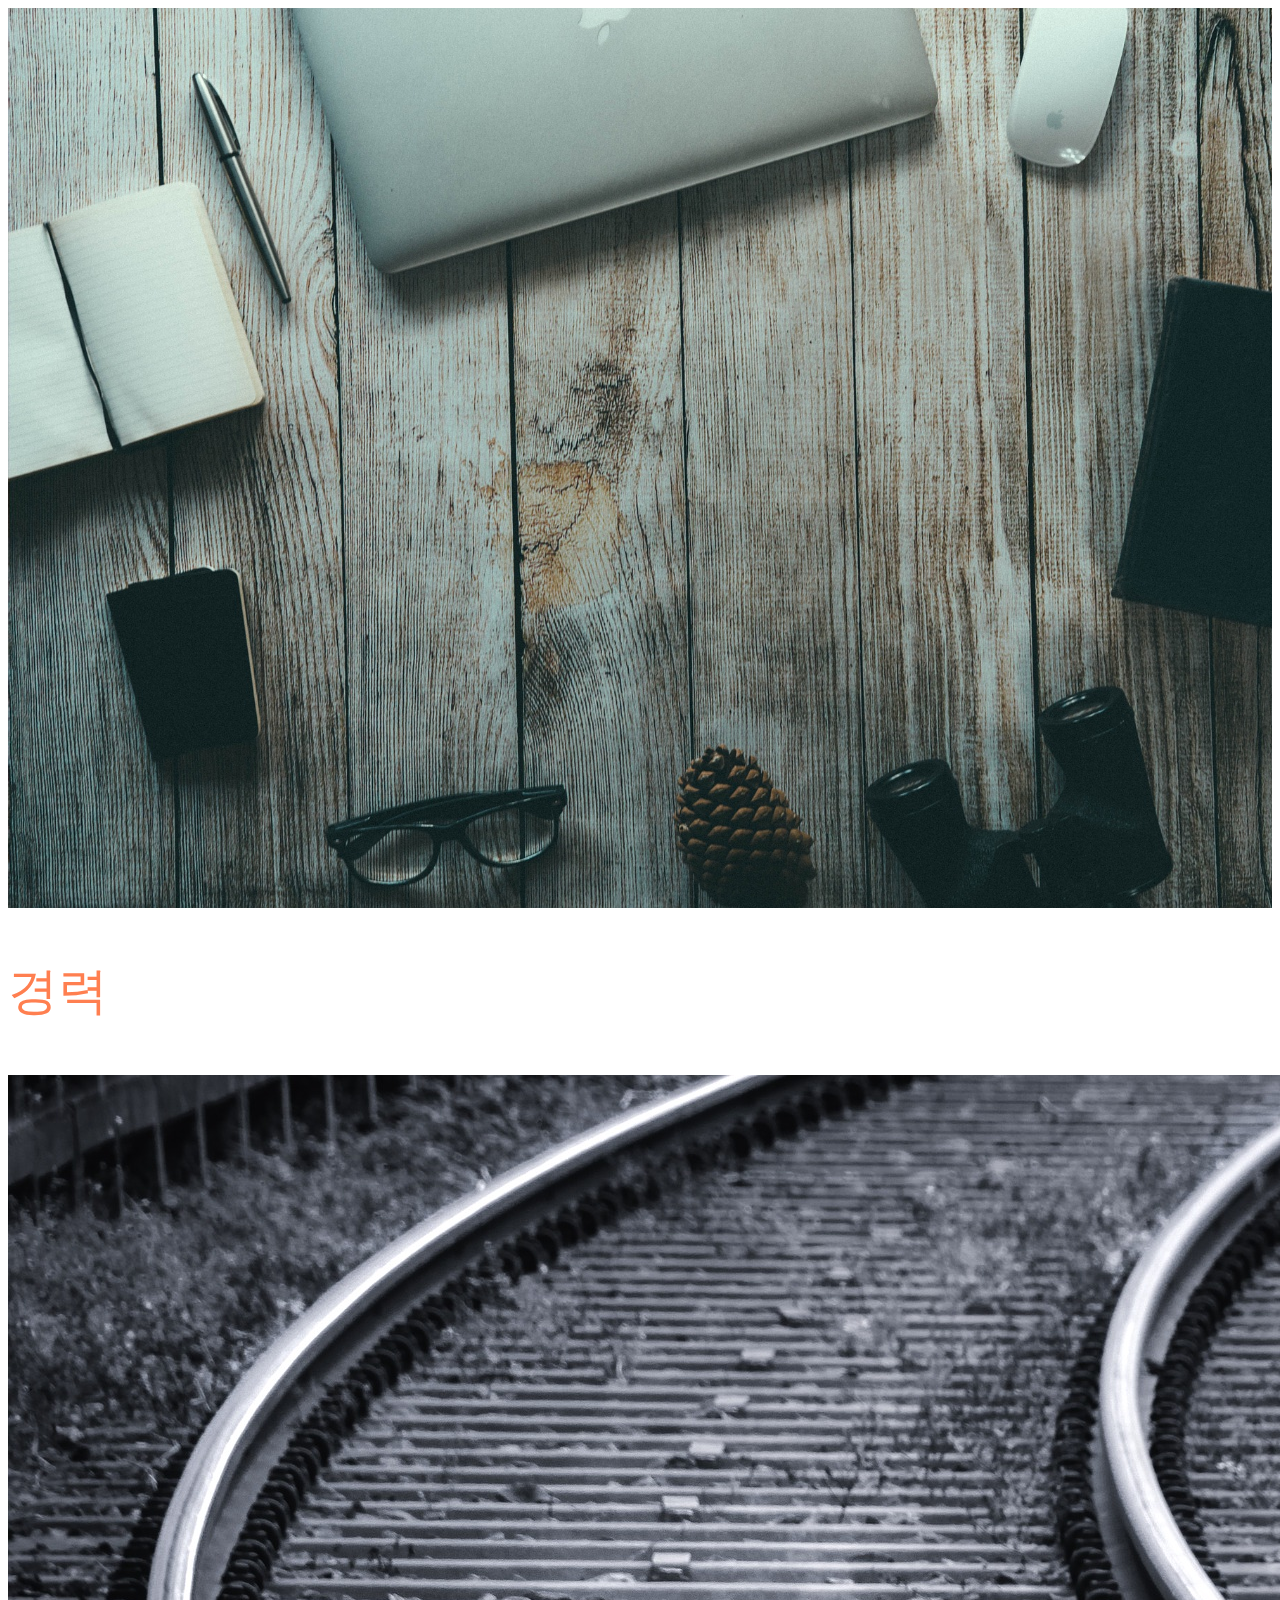
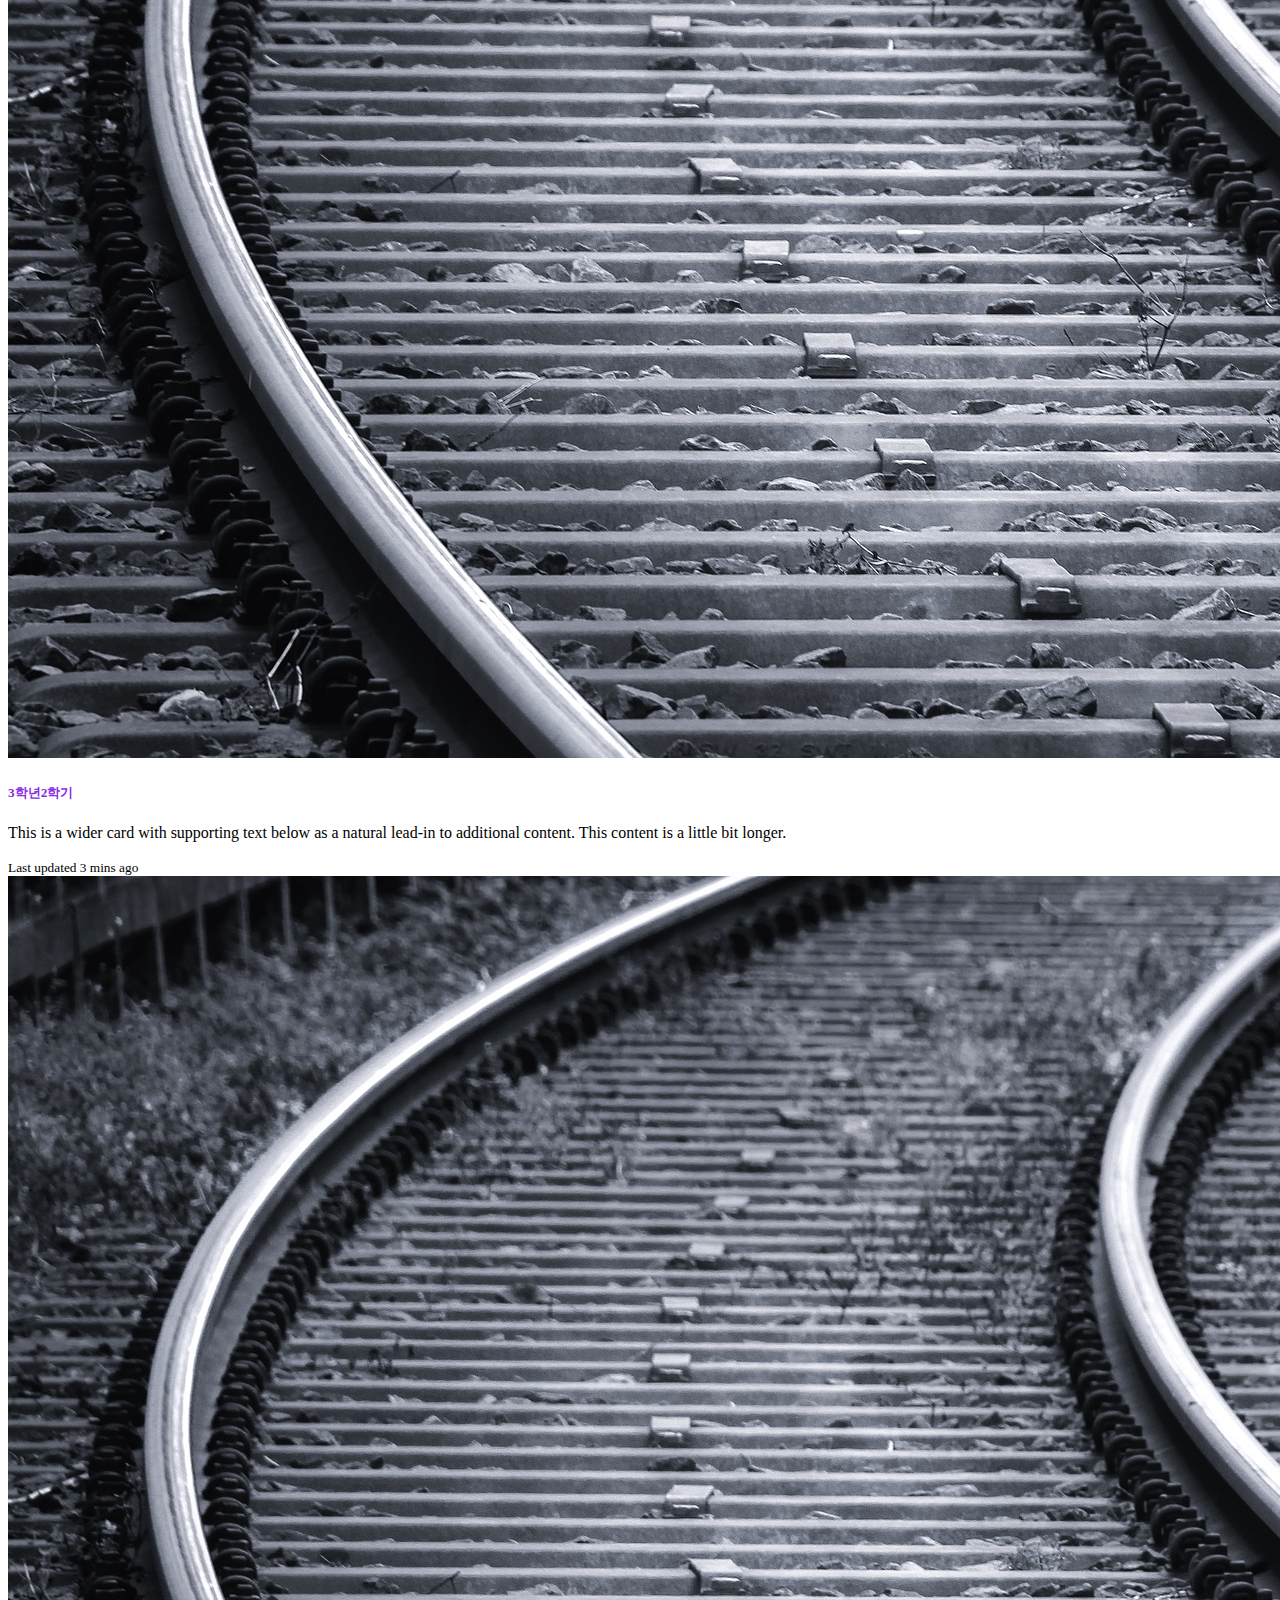
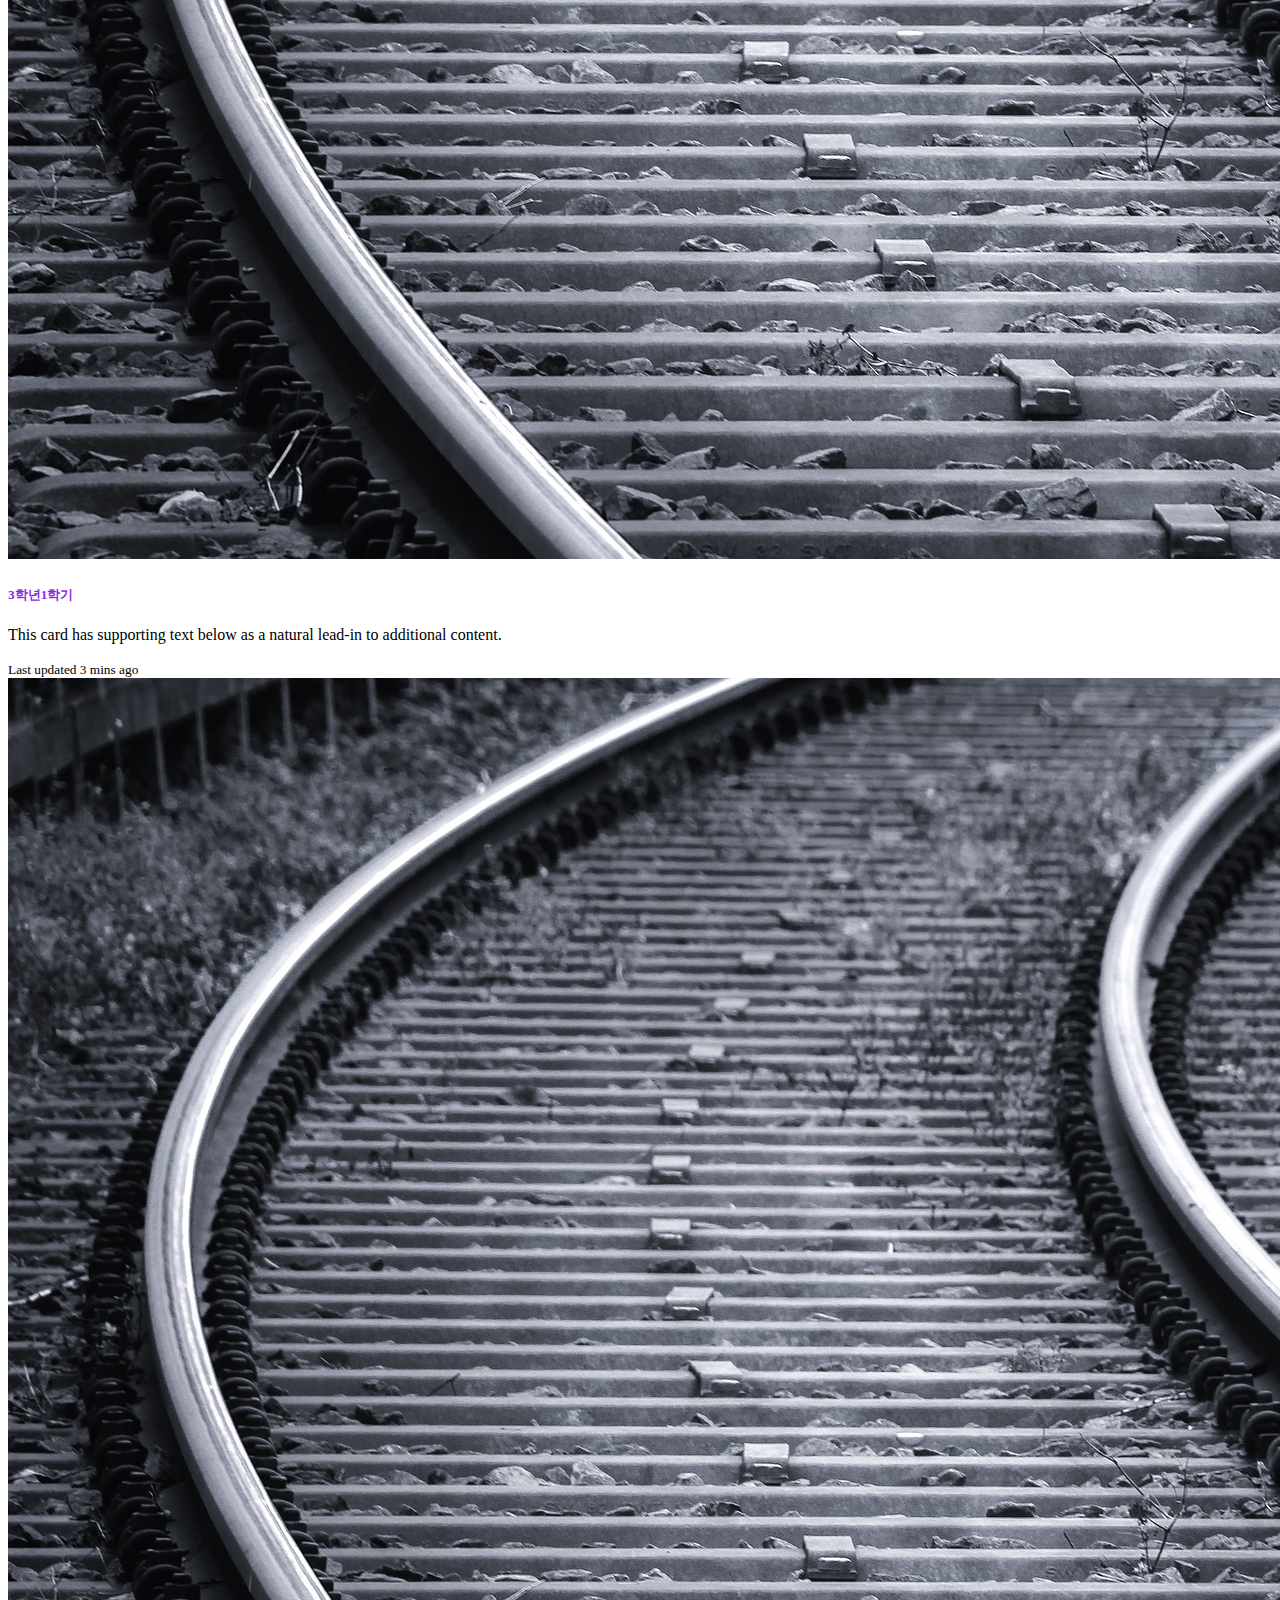
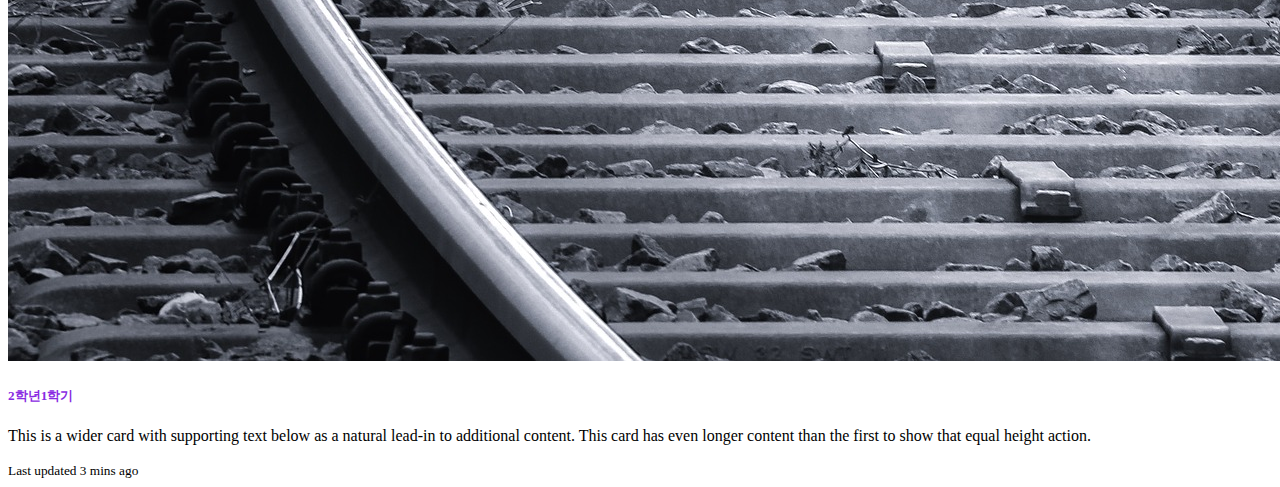
<file: private_introduce/index.html>
<!doctype html>
<html lang="en">
  <head>
    <title>Title</title>
    <!-- Required meta tags -->
    <meta charset="utf-8">
    <meta name="viewport" content="width=device-width, initial-scale=1, shrink-to-fit=no">

    <!-- Bootstrap CSS -->
    <link rel = "stylesheet" href = "css/style.css">
    <link rel="stylesheet" href="https://stackpath.bootstrapcdn.com/bootstrap/4.1.2/css/bootstrap.min.css" integrity="sha384-Smlep5jCw/wG7hdkwQ/Z5nLIefveQRIY9nfy6xoR1uRYBtpZgI6339F5dgvm/e9B" crossorigin="anonymous">
  </head>
  <body>
      <!--main class-->

      <div class="main">
            
     </div>

     <div class="middle1">
        <p class="big-subject">경력</p>
    </div>

    <div class="middel2">

     </div>

    <!--cardMenu-->
    <div class="card-deck">
            <div class="card">
              <img class="card-img-top" src="/rail.jpg" alt="Card image cap">
              <div class="card-body">
                <h5 class="card-title">3학년2학기</h5>
                <p class="card-text">This is a wider card with supporting text below as a natural lead-in to additional content. This content is a little bit longer.</p>
              </div>
              <div class="card-footer">
                <small class="text-muted">Last updated 3 mins ago</small>
              </div>
            </div>
            <div class="card">
              <img class="card-img-top" src="/rail.jpg" alt="Card image cap">
              <div class="card-body">
                <h5 class="card-title">3학년1학기</h5>
                <p class="card-text">This card has supporting text below as a natural lead-in to additional content.</p>
              </div>
              <div class="card-footer">
                <small class="text-muted">Last updated 3 mins ago</small>
              </div>
            </div>
            <div class="card">
              <img class="card-img-top" src="/rail.jpg" alt="Card image cap">
              <div class="card-body">
                <h5 class="card-title">2학년1학기</h5>
                <p class="card-text">This is a wider card with supporting text below as a natural lead-in to additional content. This card has even longer content than the first to show that equal height action.</p>
              </div>
              <div class="card-footer">
                <small class="text-muted">Last updated 3 mins ago</small>
              </div>
            </div>
          </div>    
          
          
    <!-- Optional JavaScript -->
    <!-- jQuery first, then Popper.js, then Bootstrap JS -->
    <script src="https://code.jquery.com/jquery-3.3.1.slim.min.js" integrity="sha384-q8i/X+965DzO0rT7abK41JStQIAqVgRVzpbzo5smXKp4YfRvH+8abtTE1Pi6jizo" crossorigin="anonymous"></script>
    <script src="https://cdnjs.cloudflare.com/ajax/libs/popper.js/1.14.3/umd/popper.min.js" integrity="sha384-ZMP7rVo3mIykV+2+9J3UJ46jBk0WLaUAdn689aCwoqbBJiSnjAK/l8WvCWPIPm49" crossorigin="anonymous"></script>
    <script src="https://stackpath.bootstrapcdn.com/bootstrap/4.1.2/js/bootstrap.min.js" integrity="sha384-o+RDsa0aLu++PJvFqy8fFScvbHFLtbvScb8AjopnFD+iEQ7wo/CG0xlczd+2O/em" crossorigin="anonymous"></script>
  </body>
</html>
</file>
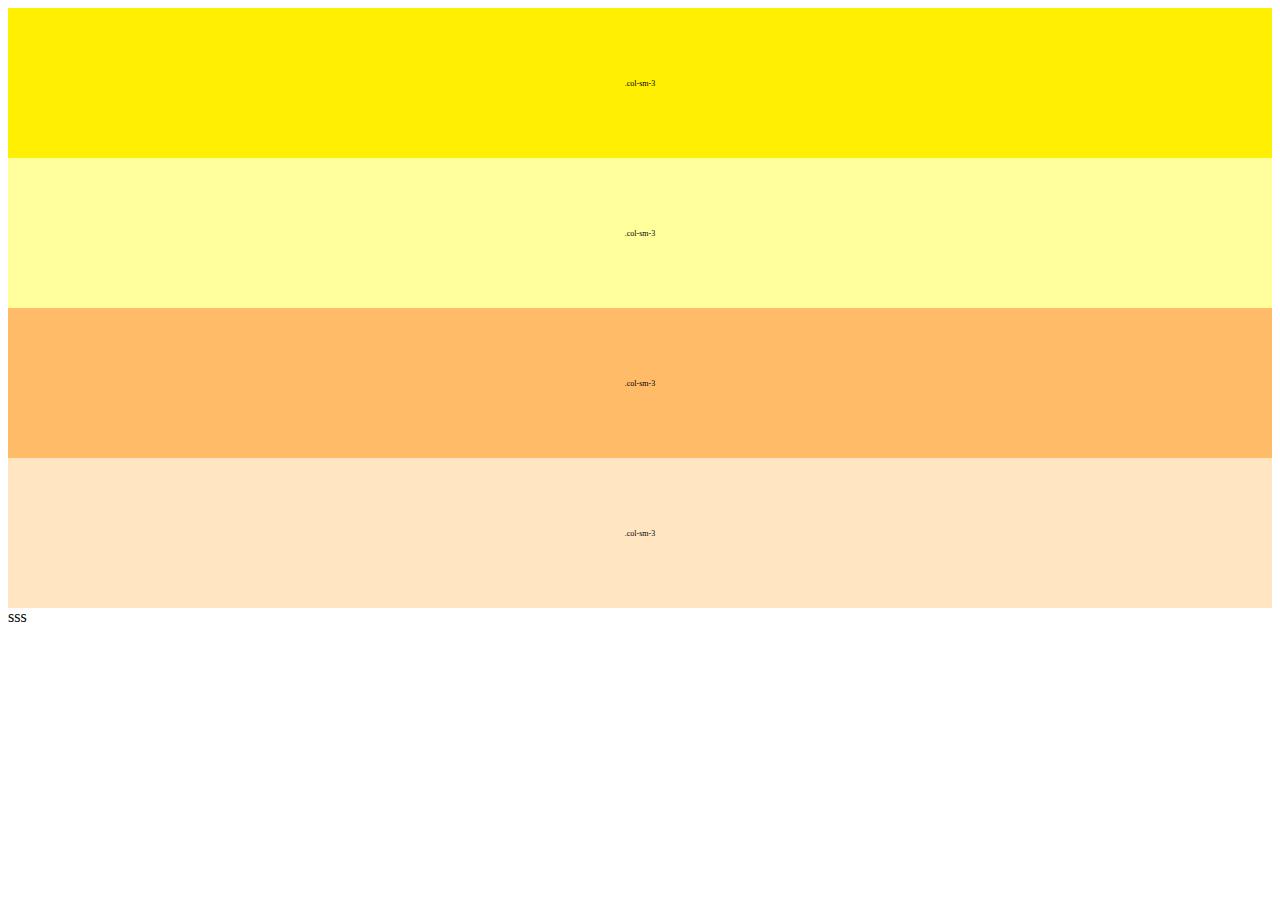
<file: boot.html>
<!doctype html>
<html lang="en">
  <head>
    <title>Title</title>
    <!-- Required meta tags -->
    <meta charset="utf-8">
    <meta name="viewport" content="width=device-width, initial-scale=1, shrink-to-fit=no">

    <!-- Bootstrap CSS -->
    <link rel="stylesheet" href="https://stackpath.bootstrapcdn.com/bootstrap/4.1.2/css/bootstrap.min.css" integrity="sha384-Smlep5jCw/wG7hdkwQ/Z5nLIefveQRIY9nfy6xoR1uRYBtpZgI6339F5dgvm/e9B" crossorigin="anonymous">
  </head>
  <style>
  .Mainname{
    font-size: 10px;
    color: royalblue;
  }

  .menulist{
    font-size: 20px;
    color: rebeccapurple
    
  }

  .menu1{
    background-color:#FFEF00;
    display: flex;
    justify-content: center;
    align-items: center;
    flex-basis: 70px;
    flex-grow: 1;
    height: 150px;
    font-size: 8px;
  }

  .menu2{
    background-color:#ffff9b;
    display: flex;
    justify-content: center;
    align-items: center;
    flex-basis: 70px;
    flex-grow: 1;
    height: 150px;
    font-size: 8px;
    }

  .menu3{
    background-color:#ffbb67;
    display: flex;
    justify-content: center;
    align-items: center;
    flex-basis: 70px;
    flex-grow: 1;
    height: 150px;
    font-size: 8px;
  }

  .menu4{
    background-color:#FFe6c1;
    display: flex;
    justify-content: center;
    align-items: center;
    flex-basis: 70px;
    flex-grow: 1;
    height: 150px;
    font-size: 8px;
  }

  </style>
  <body>
    
    <header>
      
    
    </header>
    


    <div class="row">
        <div class="menu1">.col-sm-3</div>
        <div class="menu2">.col-sm-3</div>
        <div class="menu3">.col-sm-3</div>
        <div class="menu4">.col-sm-3</div>
      </div>
    
    <footer>
      <div class="d">sss</div>
      
    </footer>

    
    <!-- Optional JavaScript -->
    <!-- jQuery first, then Popper.js, then Bootstrap JS -->
    <script src="https://code.jquery.com/jquery-3.3.1.slim.min.js" integrity="sha384-q8i/X+965DzO0rT7abK41JStQIAqVgRVzpbzo5smXKp4YfRvH+8abtTE1Pi6jizo" crossorigin="anonymous"></script>
    <script src="https://cdnjs.cloudflare.com/ajax/libs/popper.js/1.14.3/umd/popper.min.js" integrity="sha384-ZMP7rVo3mIykV+2+9J3UJ46jBk0WLaUAdn689aCwoqbBJiSnjAK/l8WvCWPIPm49" crossorigin="anonymous"></script>
    <script src="https://stackpath.bootstrapcdn.com/bootstrap/4.1.2/js/bootstrap.min.js" integrity="sha384-o+RDsa0aLu++PJvFqy8fFScvbHFLtbvScb8AjopnFD+iEQ7wo/CG0xlczd+2O/em" crossorigin="anonymous"></script>
    <link rel="stylesheet" href="https://use.fontawesome.com/releases/v5.4.1/css/all.css" integrity="sha384-5sAR7xN1Nv6T6+dT2mhtzEpVJvfS3NScPQTrOxhwjIuvcA67KV2R5Jz6kr4abQsz" crossorigin="anonymous">
    
  </body>
</html>
</file>
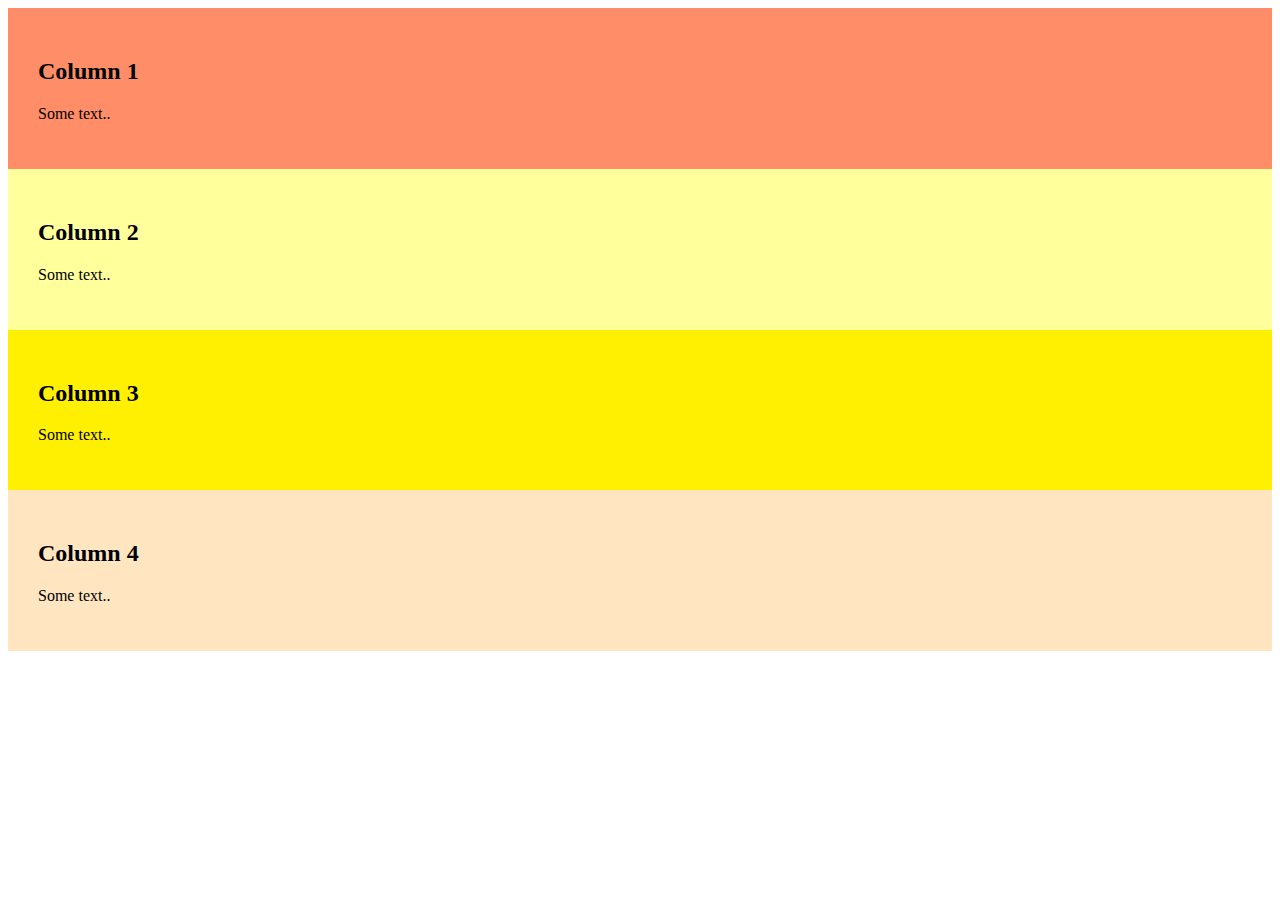
<file: largetScreen.html>
<!DOCTYPE html>
<html>
<head>
<meta name="viewport" content="width=device-width, initial-scale=1">
<style>
* {
    box-sizing: border-box;
}

/* Create four equal columns that floats next to each other */
.column {
    float: left;
    width: 100%;
    padding: 30px;
}

/* Clear floats after the columns */
.row:after {
    content: "";
    display: table;
    clear: both;
}

/* On screens that are 992px wide or less, go from four columns to two columns */
@media screen and (max-width: 1024px) {
    .column {
        width: 50%;
    }
}

/* On screens that are 600px wide or less, make the columns stack on top of each other instead of next to each other */
@media screen and (max-width: 900px) {
    .column {
        width: 100%;
    }
}
</style>
</head>
<body>
<div class="row">
  <div class="column" style="background-color:#ff8d67;">
    <h2>Column 1</h2>
    <p>Some text..</p>
  </div>
  <div class="column" style="background-color:#ffff9b;">
    <h2>Column 2</h2>
    <p>Some text..</p>
  </div>
  <div class="column" style="background-color: #ffef00;">
    <h2>Column 3</h2>
    <p>Some text..</p>
  </div>
  <div class="column" style="background-color:#ffe6c1;">
    <h2>Column 4</h2>
    <p>Some text..</p>
  </div>
</div>

</body>
</html>
</file>
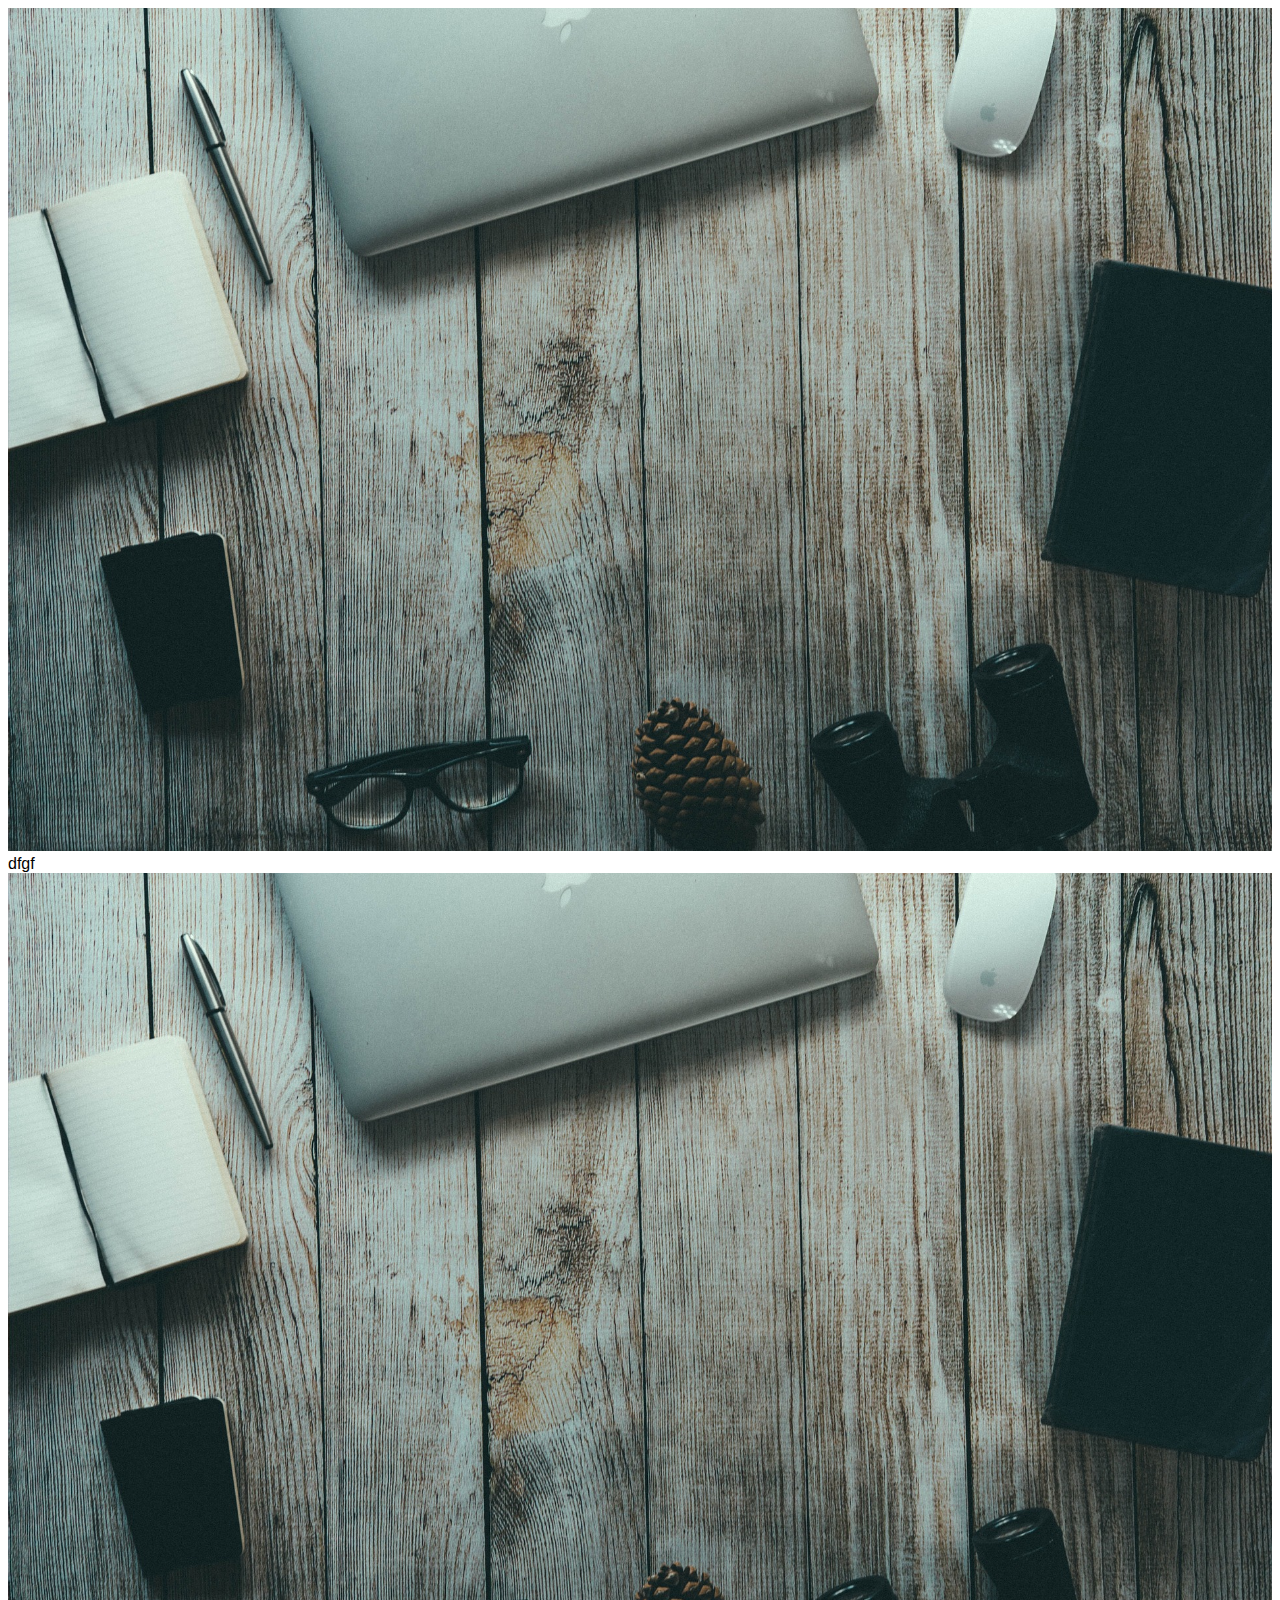
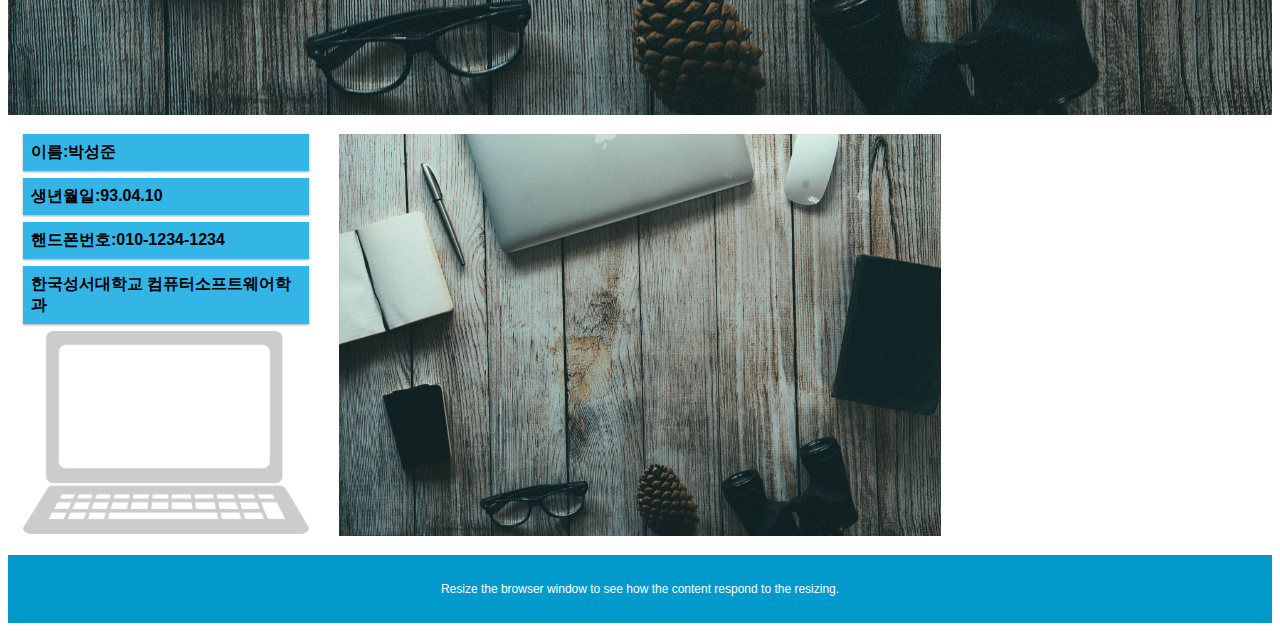
<file: photoboot.html>
<!DOCTYPE html>
<html>
<head>
<meta name="viewport" content="width=device-width, initial-scale=1.0">
<style>
* {
    box-sizing: border-box;
}
.row::after {
    content: "";
    clear: both;
    display: table;
}
[class*="col-"] {
    float: left;
    padding: 15px;
}
html {
    font-family: "Lucida Sans", sans-serif;
}
.header {
    
    color: black;
    
}
.menu ul {
    list-style-type: none;
    margin: 0;
    padding: 0;
}
.menu li {
    padding: 8px;
    margin-bottom: 7px;
    background-color: #33b5e5;
    color: black;
    box-shadow: 0 1px 3px rgba(0,0,0,0.12), 0 1px 2px rgba(0,0,0,0.24);
}
.menu li:hover {
    background-color: #0099cc;
}
.aside {
    background-color: #33b5e5;
    padding: 15px;
    color: #ffffff;
    text-align: center;
    font-size: 14px;
    box-shadow: 0 1px 3px rgba(0,0,0,0.12), 0 1px 2px rgba(0,0,0,0.24);
}
.footer {
    background-color: #0099cc;
    color: #ffffff;
    text-align: center;
    font-size: 12px;
    padding: 15px;
}
/* For mobile phones: */
[class*="col-"] {
    width: 100%;
}
@media only screen and (min-width: 600px) {
    /* For tablets: */
    .col-s-1 {width: 8.33%;}
    .col-s-2 {width: 16.66%;}
    .col-s-3 {width: 25%;}
    .col-s-4 {width: 33.33%;}
    .col-s-5 {width: 41.66%;}
    .col-s-6 {width: 50%;}
    .col-s-7 {width: 58.33%;}
    .col-s-8 {width: 66.66%;}
    .col-s-9 {width: 75%;}
    .col-s-10 {width: 83.33%;}
    .col-s-11 {width: 91.66%;}
    .col-s-12 {width: 100%;}
}
@media only screen and (min-width: 768px) {
    /* For desktop: */
    .col-1 {width: 8.33%;}
    .col-2 {width: 16.66%;}
    .col-3 {width: 25%;}
    .col-4 {width: 33.33%;}
    .col-5 {width: 41.66%;}
    .col-6 {width: 50%;}
    .col-7 {width: 58.33%;}
    .col-8 {width: 66.66%;}
    .col-9 {width: 75%;}
    .col-10 {width: 83.33%;}
    .col-11 {width: 91.66%;}
    .col-12 {width: 100%;}
}
</style>
</head>
<body>

<div class="header">
        <img src="main_Photo.jpg" height="100%" width="100%">
        dfgf 
    </div>
    

<div class="row">

        <div class="header">
                <img src="main_Photo.jpg"   height="100%" width="100%">
        </div>
        
<div class="col-3 col-s-3 menu">
  <ul>
    <strong><li>이름:박성준</li></strong>
    <strong><li>생년월일:93.04.10</li></strong>
    <strong><li>핸드폰번호:010-1234-1234</li></strong>
    <strong><li>한국성서대학교 컴퓨터소프트웨어학과</li></strong>
  </ul>
  <img src="computer.png" height="100%" width="100%">
</div>

<div class="col-6 col-s-9">
  
  <img src="main_Photo.jpg" height="100%" width="100%">

</div>


<!--//aside 부분
<div class="col-3 col-s-12">
  <div class="aside">

  </div>
</div>
-->
</div>

<div class="footer">
  <p>Resize the browser window to see how the content respond to the resizing.</p>
</div>

</body>
</html>
</file>
<file: private_introduce/css/style.css>
.card-title{
    color: blueviolet;
    border: 2ch;
}

.big-subject{
    font-size: 50px;
    color: coral;
    background-color:;
}

.main{
    position:relative;
    background-image: url(/main_Photo.jpg);                                                               
    height: 100vh;
    background-size: cover;/*배경이 꽉차게 해주는 커버의 명령어*/
    border: 100px;

}
</file>
